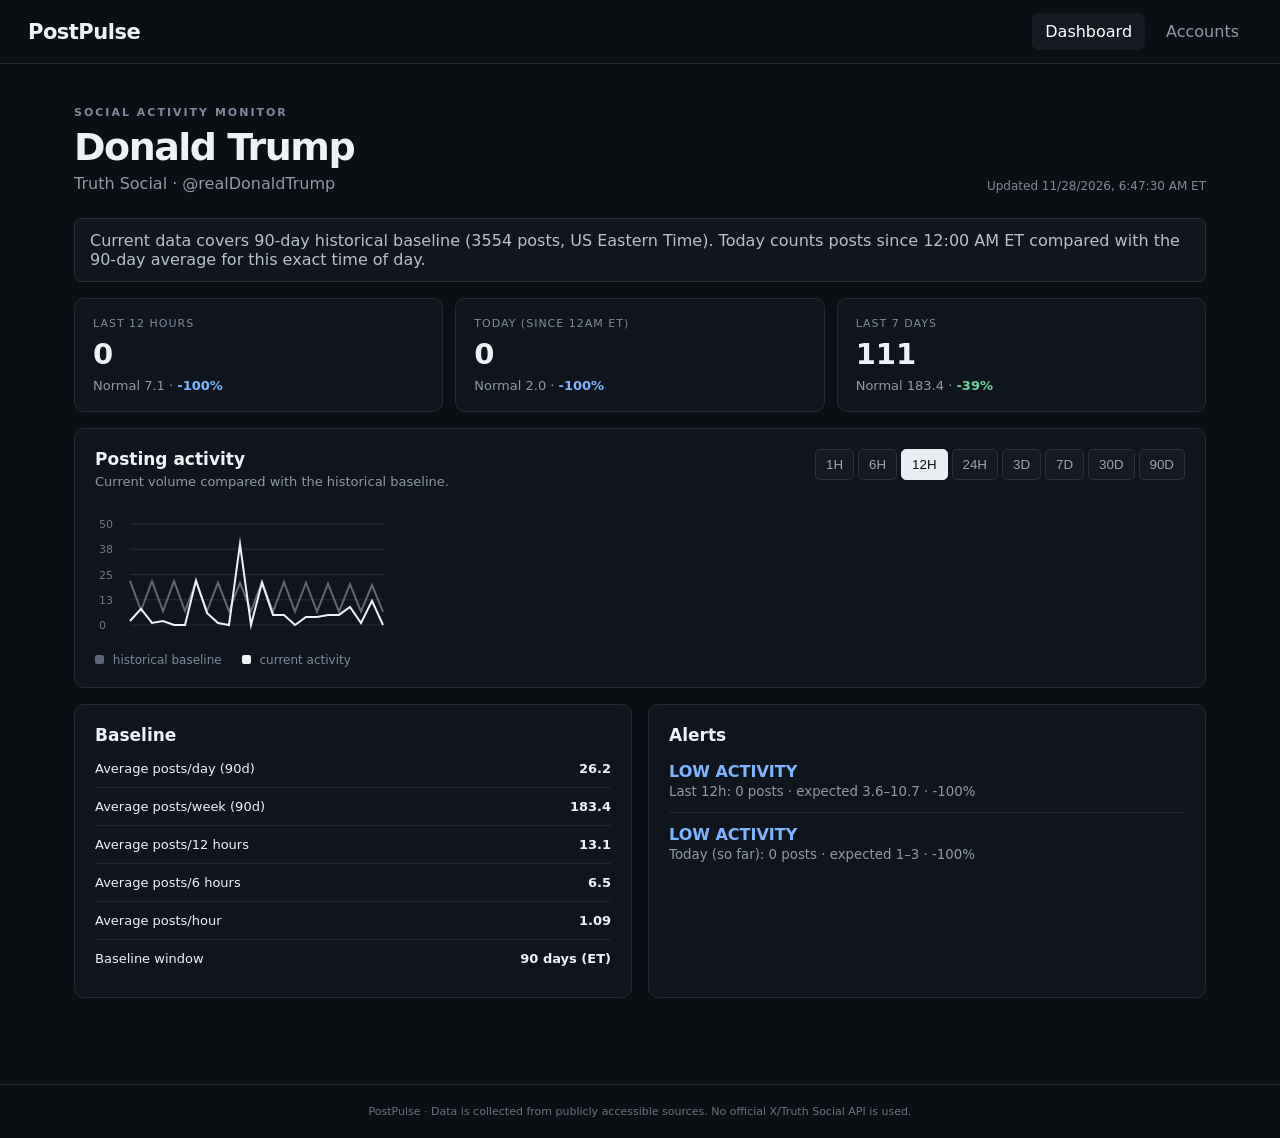
<file: index.html>
<!doctype html>
<html lang="en">
<head>
<meta charset="utf-8"><meta name="viewport" content="width=device-width,initial-scale=1">
<title>PostPulse — Social Activity Baseline</title>
<link rel="stylesheet" href="style.css">
</head>
<body>
<header><div class="brand">PostPulse</div><nav><a href="index.html" class="active">Dashboard</a><a href="accounts.html">Accounts</a></nav></header>
<main>
<section class="hero"><div><div class="eyebrow">SOCIAL ACTIVITY MONITOR</div><h1>Donald Trump</h1><p id="accountSub">Truth Social · @realDonaldTrump</p></div><div id="updated" class="updated">Loading…</div></section>
<div id="status" class="notice">Loading activity data…</div>
<section class="cards" id="cards"></section>
<section class="panel">
<div class="panelhead"><div><h2>Posting activity</h2><p>Current volume compared with the historical baseline.</p></div>
<div class="ranges" id="ranges">
<button data-range="1h">1H</button><button data-range="6h">6H</button><button data-range="12h" class="selected">12H</button><button data-range="24h">24H</button><button data-range="3d">3D</button><button data-range="7d">7D</button><button data-range="30d">30D</button><button data-range="90d">90D</button>
</div></div>
<div id="chartWrap"><canvas id="chart"></canvas></div>
<div class="legend"><span><i class="normal"></i> historical baseline</span><span><i class="current"></i> current activity</span></div>
</section>
<section class="two">
<div class="panel"><h2>Baseline</h2><div id="baseline"></div></div>
<div class="panel"><h2>Alerts</h2><div id="alerts"></div></div>
</section>
</main>
<footer>PostPulse · Data is collected from publicly accessible sources. No official X/Truth Social API is used.</footer>
<script src="app.js"></script>
</body></html>
</file>
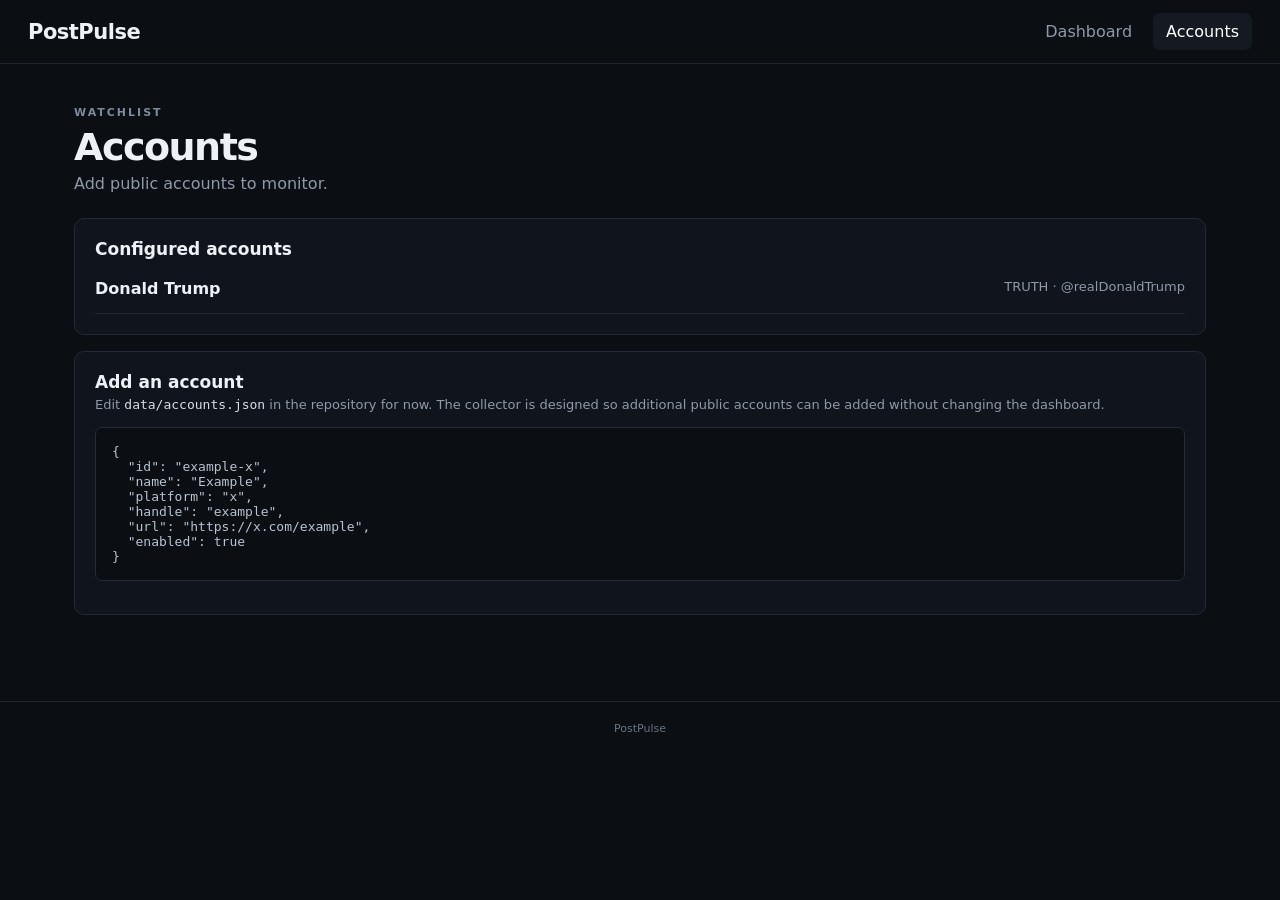
<file: accounts.html>
<!doctype html><html lang="en"><head><meta charset="utf-8"><meta name="viewport" content="width=device-width,initial-scale=1">
<title>PostPulse — Accounts</title><link rel="stylesheet" href="style.css"></head><body>
<header><div class="brand">PostPulse</div><nav><a href="index.html">Dashboard</a><a href="accounts.html" class="active">Accounts</a></nav></header>
<main><section class="hero"><div><div class="eyebrow">WATCHLIST</div><h1>Accounts</h1><p>Add public accounts to monitor.</p></div></section>
<div class="panel"><h2>Configured accounts</h2><div id="accounts"></div></div>
<div class="panel add"><h2>Add an account</h2><p class="muted">Edit <code>data/accounts.json</code> in the repository for now. The collector is designed so additional public accounts can be added without changing the dashboard.</p>
<pre>{
  "id": "example-x",
  "name": "Example",
  "platform": "x",
  "handle": "example",
  "url": "https://x.com/example",
  "enabled": true
}</pre></div></main><footer>PostPulse</footer>
<script>
fetch("data/accounts.json").then(r=>r.json()).then(a=>document.getElementById("accounts").innerHTML=a.filter(x=>x.enabled).map(x=>`<div class="account"><strong>${x.name}</strong><span>${x.platform.toUpperCase()} · @${x.handle}</span></div>`).join(""));
</script></body></html>
</file>
<file: style.css>
*{box-sizing:border-box}body{margin:0;background:#0b0e13;color:#eef2f7;font-family:Inter,system-ui,-apple-system,BlinkMacSystemFont,"Segoe UI",sans-serif}header{height:64px;border-bottom:1px solid #202630;display:flex;align-items:center;padding:0 28px;justify-content:space-between;background:#0b0e13}.brand{font-weight:800;font-size:21px;letter-spacing:-.5px}nav{display:flex;gap:8px}nav a{color:#8f99a8;text-decoration:none;padding:9px 13px;border-radius:7px}nav a.active,nav a:hover{color:#fff;background:#151a22}main{max-width:1180px;margin:auto;padding:42px 24px 70px}.hero{display:flex;justify-content:space-between;align-items:flex-end;margin-bottom:25px}.eyebrow{font-size:11px;letter-spacing:2px;color:#7e8a9b;font-weight:700}h1{font-size:38px;line-height:1;margin:9px 0 8px;letter-spacing:-1.5px}h2{font-size:17px;margin:0 0 5px}p{color:#8f99a8;margin:0}.updated{color:#7e8a9b;font-size:12px}.notice{padding:12px 15px;border:1px solid #28303b;background:#11161e;border-radius:8px;margin-bottom:16px;color:#b7c0cd}.cards{display:grid;grid-template-columns:repeat(3,1fr);gap:12px;margin-bottom:16px}.card,.panel{border:1px solid #232a35;background:#10151d;border-radius:10px}.card{padding:18px}.label{font-size:11px;color:#7e8a9b;text-transform:uppercase;letter-spacing:1px}.value{font-size:29px;font-weight:800;margin:7px 0}.sub{font-size:13px;color:#8f99a8}.delta{font-weight:700}.high{color:#ff746f}.low{color:#7db5ff}.normalc{color:#6ed49a}.panel{padding:20px;margin-bottom:16px}.panelhead{display:flex;justify-content:space-between;gap:20px;align-items:flex-start}.panelhead p{font-size:13px}.ranges{display:flex;gap:4px;flex-wrap:wrap}.ranges button{border:1px solid #29313d;background:#151a22;color:#9ba5b2;border-radius:5px;padding:7px 10px;cursor:pointer}.ranges button.selected{background:#e9edf2;color:#0b0e13;border-color:#e9edf2}.chartWrap{height:320px;margin-top:18px;position:relative}.chartWrap canvas{width:100%;height:100%}.legend{display:flex;gap:20px;color:#7e8a9b;font-size:12px;margin-top:10px}.legend i{display:inline-block;width:9px;height:9px;border-radius:2px;margin-right:5px;background:#5f6877}.legend i.current{background:#eef2f7}.two{display:grid;grid-template-columns:1fr 1fr;gap:16px}.row{display:flex;justify-content:space-between;padding:11px 0;border-bottom:1px solid #202630;font-size:13px}.row:last-child{border-bottom:0}.row span:last-child{font-weight:700}.alert{padding:12px 0;border-bottom:1px solid #202630}.alert:last-child{border:0}.alert strong{display:block}.alert small{color:#8f99a8}.account{display:flex;justify-content:space-between;padding:15px 0;border-bottom:1px solid #202630}.account span{color:#8f99a8;font-size:13px}.muted{font-size:13px;margin-bottom:15px}pre{background:#0b0e13;border:1px solid #252c37;padding:16px;overflow:auto;border-radius:7px;color:#b9c4d2}code{color:#d8dee7}footer{border-top:1px solid #202630;color:#687383;padding:20px 24px;text-align:center;font-size:11px}@media(max-width:800px){.cards,.two{grid-template-columns:1fr}.hero,.panelhead{display:block}.ranges{margin-top:15px}main{padding:30px 15px}.chartWrap{height:250px}}
</file>
